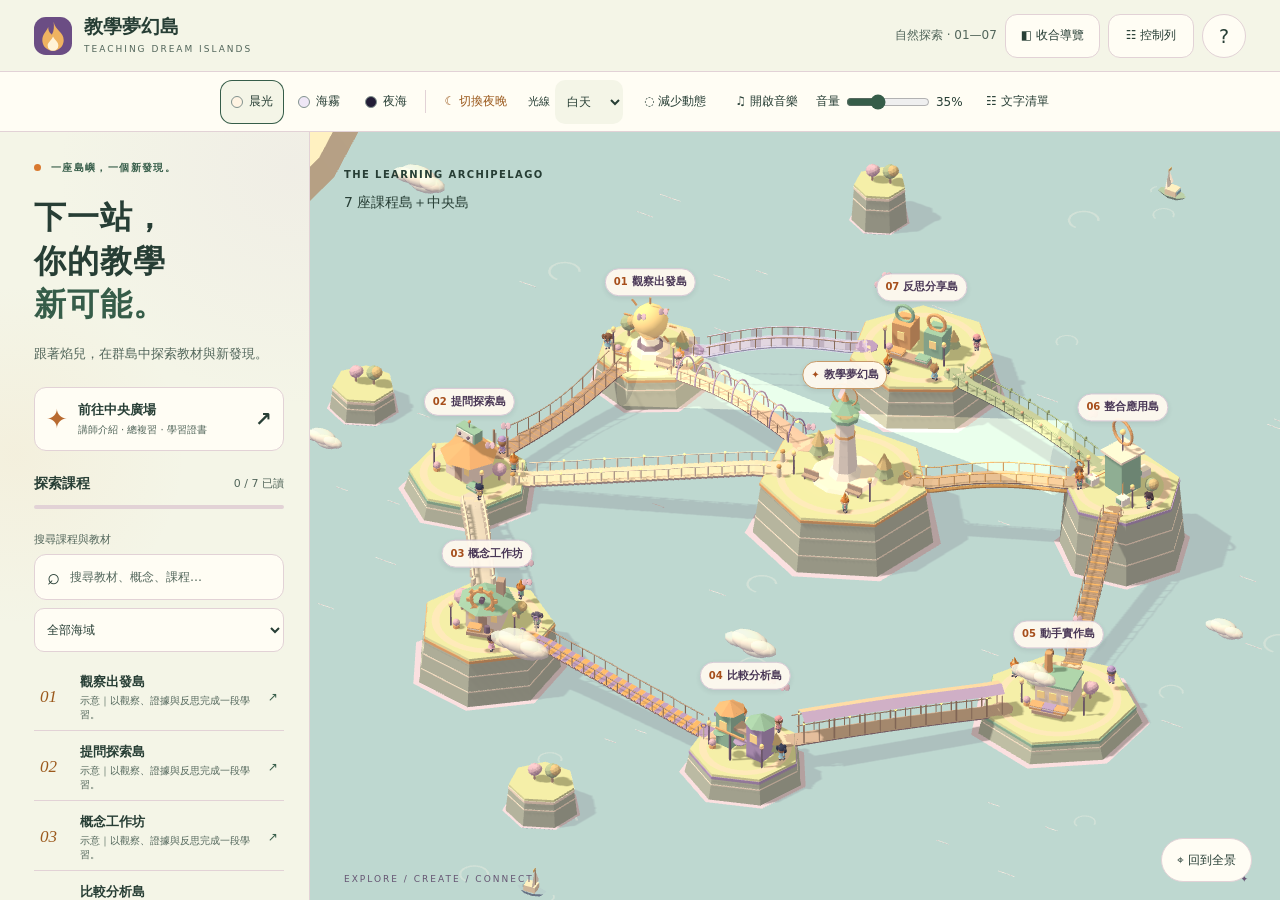
<file: teaching-dream-island/assets/site-template/index.html>
<!doctype html>
<html lang="zh-Hant" data-theme="morning">
<head><meta charset="utf-8"><meta name="viewport" content="width=device-width,initial-scale=1"><meta name="theme-color" content="#f6f0e4"><meta name="description" content="教學夢幻島：教材探索、測驗與學習紀念證書。"><title>教學夢幻島</title><link rel="icon" href="assets/flame.svg" type="image/svg+xml"><link rel="stylesheet" href="styles.css"><script type="importmap">{"imports":{"three":"./vendor/three.module.js"}}</script><script type="module" src="js/app.mjs"></script></head>
<body>
<a class="skip" href="#course-list">跳到課程清單</a>
<header class="header"><a class="brand" href="./" aria-label="教學夢幻島首頁"><img src="assets/flame.svg" alt="" width="38" height="38"><span>教學夢幻島<small>TEACHING DREAM ISLANDS</small></span></a><div class="header-actions"><span class="edition">自然探索 · 01—07</span><button id="rail-toggle" aria-controls="island-navigation" aria-expanded="true">◧ 導覽列</button><button id="controls-toggle" aria-controls="display-controls" aria-expanded="true">☷ 控制列</button><button id="help" class="icon-button" aria-label="操作說明">?</button></div></header>
<div id="display-controls" class="dock" aria-label="顯示與聲音設定"><div class="theme-switch" role="group" aria-label="底色主題"><button data-theme="morning" aria-pressed="true"><i style="background:#fff4e3"></i>晨光</button><button data-theme="mist" aria-pressed="false"><i style="background:#efe7f6"></i>海霧</button><button data-theme="night" aria-pressed="false"><i style="background:#231d36"></i>夜海</button></div><span class="dock-divider"></span><label class="light-label"><span>光線</span><select id="lighting" aria-label="晝夜光線"><option value="day">白天</option><option value="dusk">黃昏</option><option value="night">夜晚</option></select></label><button id="motion" aria-pressed="false">◌ 減少動態</button><button id="music" aria-pressed="false">♫ 開啟音樂</button><label class="music-volume"><span>音量</span><input id="music-volume" type="range" min="0" max="100" step="1" value="35" aria-label="背景音樂音量"><output id="music-volume-output" for="music-volume">35%</output></label><audio id="background-music" preload="none" loop></audio><button id="list-view">☷ 文字清單</button></div>
<main class="workspace">
<aside class="rail" id="island-navigation"><div class="eyebrow"><span></span> 一座島嶼，一個新發現。</div><h1>下一站，<br>你的教學<span>新可能。</span></h1><p class="intro">從一個好點子，到一套好流程。<br>跟著焰兒，航向你的 教材探索群島。</p><button class="center-entry" data-course="center"><span class="entry-symbol">✦</span><span>前往中央廣場<small>講師介紹 · 總複習 · 學習證書</small></span><b>↗</b></button>
<div class="rail-heading"><h2>探索課程</h2><span id="read-count">0 / 7 已讀</span></div><div class="progress-track"><span id="progress-fill"></span></div>
<label class="search-label" for="search">搜尋課程與教材</label><div class="search-box"><span aria-hidden="true">⌕</span><input id="search" type="search" placeholder="搜尋教材、概念、課程…" autocomplete="off"></div><label class="sr-only" for="group">篩選海域</label><select id="group"><option value="">全部海域</option><option>探索與提問</option><option>理解與分析</option><option>實作與反思</option></select>
<nav id="course-list" aria-label="課程清單" tabindex="-1"><p>正在整理航線…</p></nav><p id="search-status" class="small" role="status"></p><footer class="rail-footer"><span>© 教材作者（示意）</span></footer></aside>
<section class="map" aria-label="互動 3D 課程群島"><div class="map-heading"><span class="eyebrow">THE LEARNING ARCHIPELAGO</span><p>7 座課程島＋中央島</p></div><div id="scene"><div id="map-status" role="status">正在升起你的教學群島…</div></div><button id="overview" class="overview">⌖ 回到全景</button><div class="map-coordinate" aria-hidden="true">EXPLORE / CREATE / CONNECT <span>✦</span></div></section>
</main>
<div id="panel-scrim" hidden></div><section id="panel" role="dialog" aria-modal="true" aria-labelledby="panel-title" hidden><header class="panel-header"><div><span id="panel-kicker" class="eyebrow"></span><h2 id="panel-title"></h2></div><button id="close-panel" class="icon-button" aria-label="關閉課程面板">✕</button></header><p id="panel-intro"></p><div id="tabs" class="tabs" role="tablist" aria-label="課程內容"></div><div id="panel-content" tabindex="0"></div></section>
<dialog id="help-dialog"><button class="dialog-close icon-button" aria-label="關閉操作說明">✕</button><div id="host-guide" class="header-host" role="note" aria-label="島主焰兒操作說明"><img src="assets/mascot.svg" alt="" width="44" height="54"><p class="host-description">我是島主焰兒，在島上遇到我，我會隨時回答你問題喔！<small>課程導覽 · 功能說明 · 教材問答</small></p></div><h2>島主焰兒與操作說明</h2><p>先點一座島聚焦放大，再點主建築閱讀教材與進行測驗；中央島點建築進入可拖曳旋轉的備課室，點室內焰兒才開廣場教材；轉身點門可回建築外觀。也可從課程清單直接閱讀。右上「導覽列」可收合清單，「控制列」可展開或收起顯示與音樂設定。</p><ul><li>滑鼠拖曳旋轉、滾輪縮放；手機用雙指縮放。</li><li>按 Esc 關閉面板，Tab 移動焦點，Enter 選取。</li><li>全部課程已讀且各課測驗達 75%，即可取得紀念證書。</li><li>進度與姓名儲存在此瀏覽器，可自行匯出JSON備份後在另一裝置匯入；清除瀏覽資料會刪除本機記錄。</li></ul><p class="notice">工具名稱與操作說明依提供教材保留原稿，未另行查證現行版本。</p></dialog>
<dialog id="certificate-dialog"><button class="dialog-close icon-button" aria-label="關閉證書">✕</button><div id="certificate-sheet"></div><div class="certificate-actions"><button id="download-certificate" class="primary">下載證書 PNG</button><button id="print-certificate">列印／另存 PDF</button></div></dialog>
<div id="toast" role="status" aria-live="polite"></div><noscript><div class="noscript">此瀏覽器未啟用 JavaScript。<a href="content.html">開啟完整文字教材</a>。</div></noscript>
</body></html>
</file>
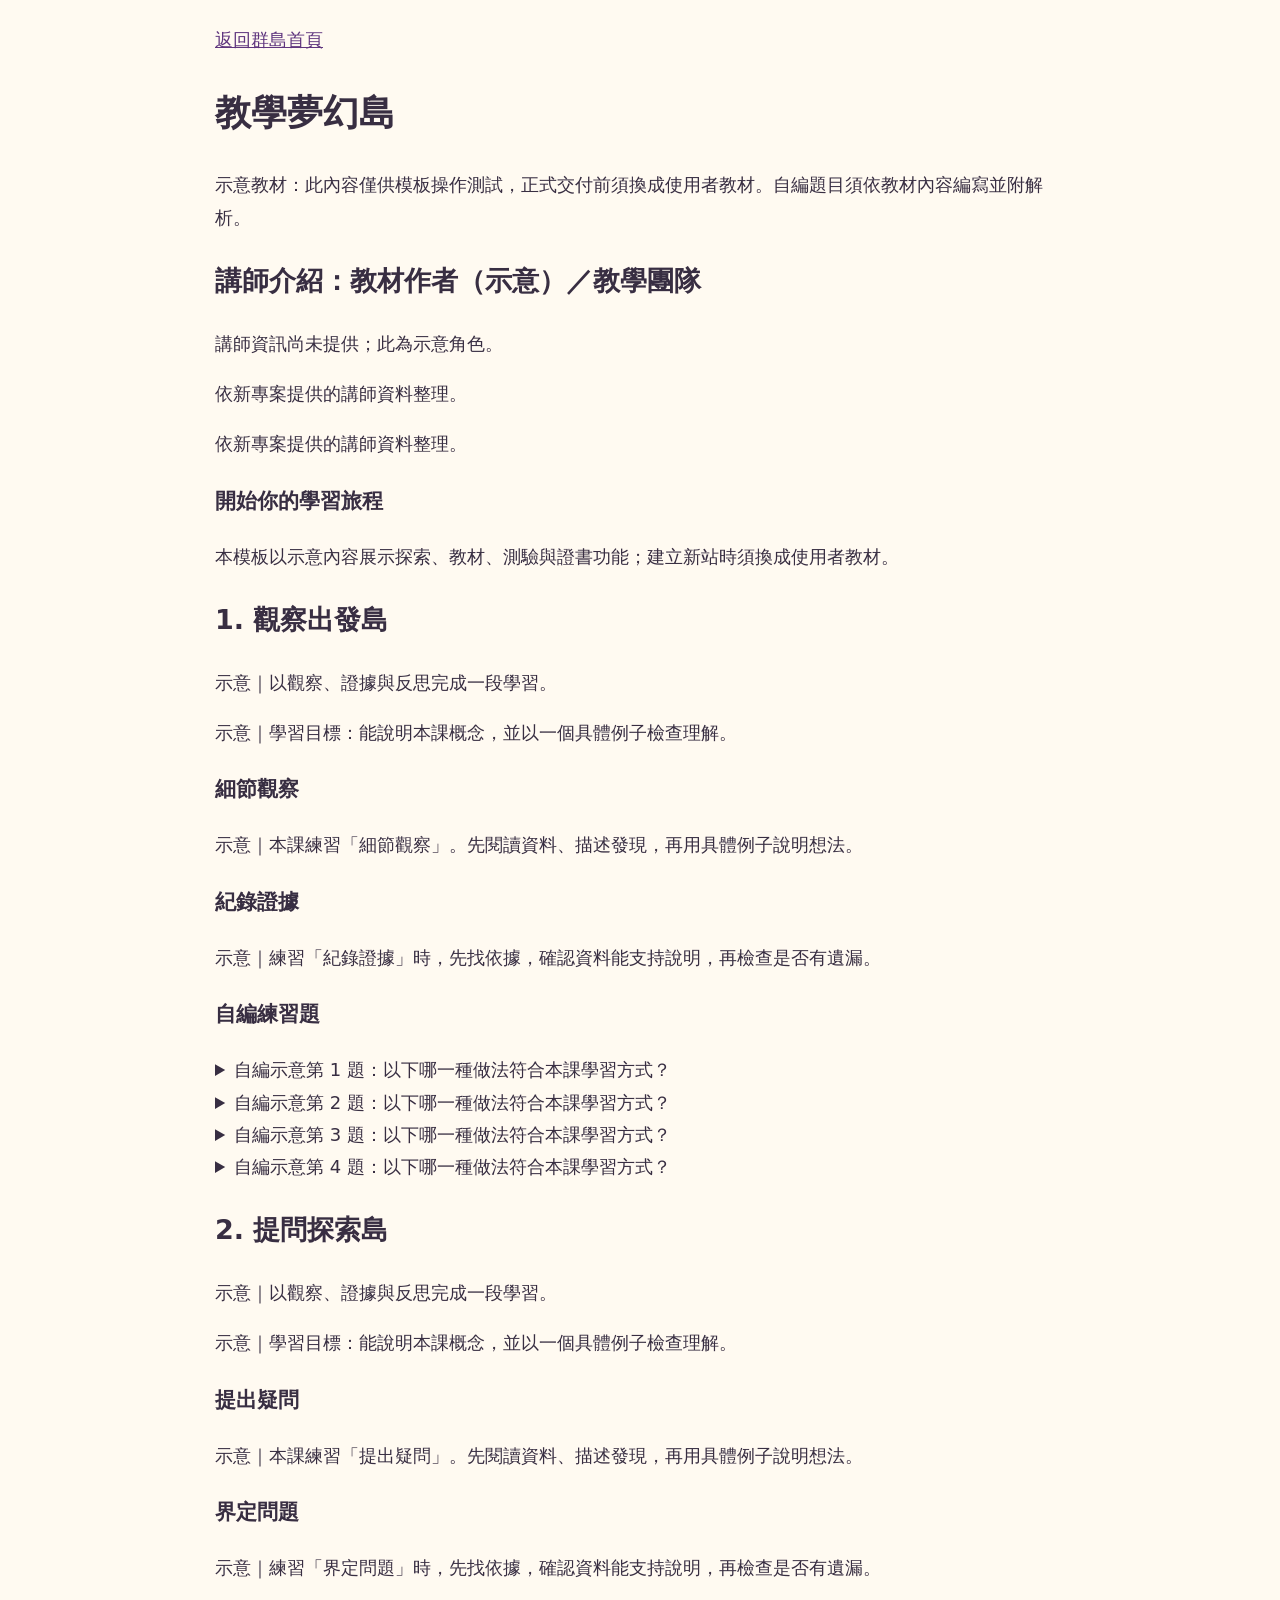
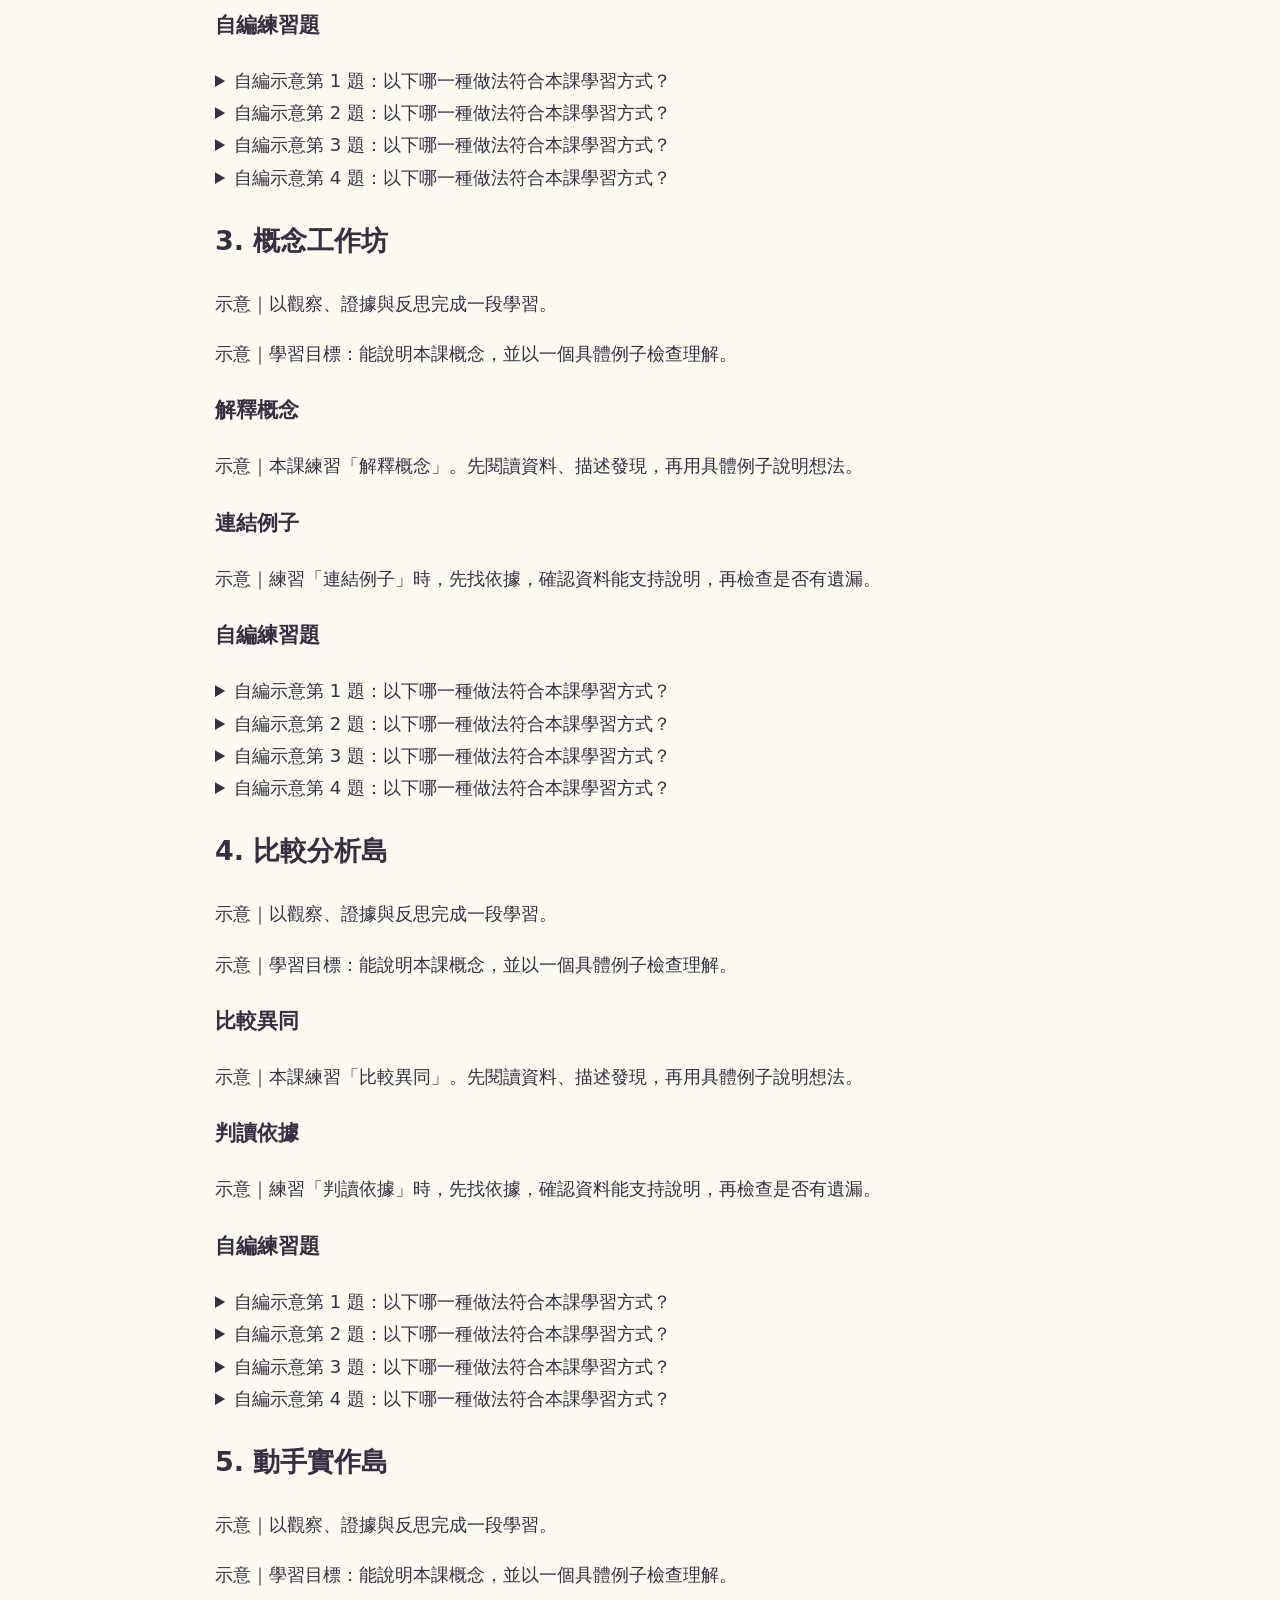
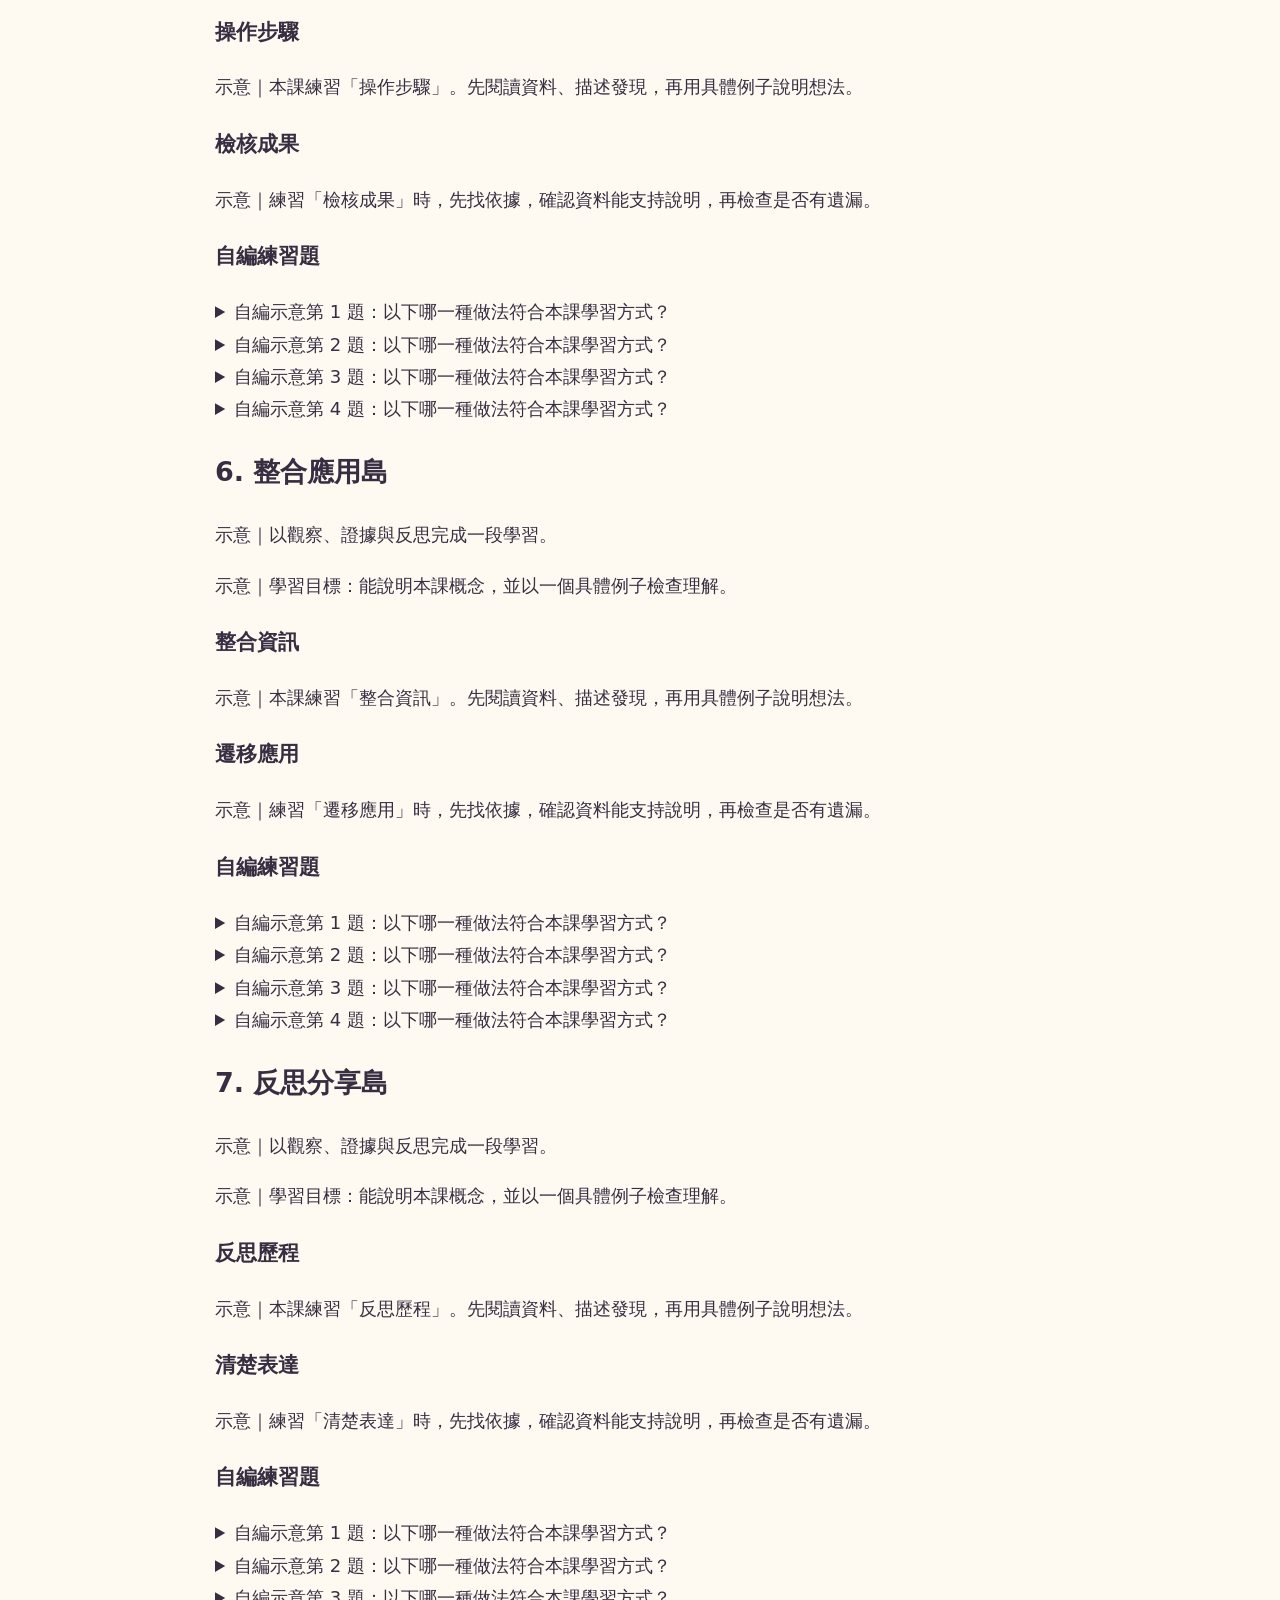
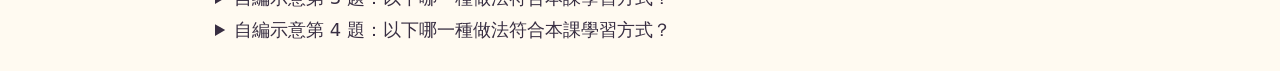
<file: teaching-dream-island/assets/site-template/content.html>
<!doctype html><html lang="zh-Hant"><meta charset="utf-8"><meta name="viewport" content="width=device-width,initial-scale=1"><title>完整文字教材｜教學夢幻島</title><style>body{font:18px/1.8 system-ui;max-width:850px;margin:auto;padding:24px;background:#fffaf1;color:#382e42}pre,p{white-space:pre-wrap;overflow-wrap:anywhere}table{border-collapse:collapse}td,th{border:1px solid;padding:8px}a{color:#5f357e}</style><body><main><a href="./">返回群島首頁</a><h1>教學夢幻島</h1><p>示意教材：此內容僅供模板操作測試，正式交付前須換成使用者教材。自編題目須依教材內容編寫並附解析。</p><h2>講師介紹：教材作者（示意）／教學團隊</h2><p>講師資訊尚未提供；此為示意角色。</p><p>依新專案提供的講師資料整理。</p><p>依新專案提供的講師資料整理。</p><ul></ul><h3>開始你的學習旅程</h3><p>本模板以示意內容展示探索、教材、測驗與證書功能；建立新站時須換成使用者教材。</p><section><h2>1. 觀察出發島</h2><p>示意｜以觀察、證據與反思完成一段學習。</p><p>示意｜學習目標：能說明本課概念，並以一個具體例子檢查理解。</p><h3>細節觀察</h3><p>示意｜本課練習「細節觀察」。先閱讀資料、描述發現，再用具體例子說明想法。</p><h3>紀錄證據</h3><p>示意｜練習「紀錄證據」時，先找依據，確認資料能支持說明，再檢查是否有遺漏。</p><h3>自編練習題</h3><details><summary>自編示意第 1 題：以下哪一種做法符合本課學習方式？</summary><ol><li>閱讀資料並提出具體依據</li><li>忽略證據，只憑猜測</li><li>跳過檢查與反思</li><li>只記結論，不了解原因</li></ol><p>正確答案：閱讀資料並提出具體依據<br>示意解析：以資料和具體依據說明，才能檢查理解。正式題庫需依每課內容逐題改寫。</p></details><details><summary>自編示意第 2 題：以下哪一種做法符合本課學習方式？</summary><ol><li>閱讀資料並提出具體依據</li><li>忽略證據，只憑猜測</li><li>跳過檢查與反思</li><li>只記結論，不了解原因</li></ol><p>正確答案：閱讀資料並提出具體依據<br>示意解析：以資料和具體依據說明，才能檢查理解。正式題庫需依每課內容逐題改寫。</p></details><details><summary>自編示意第 3 題：以下哪一種做法符合本課學習方式？</summary><ol><li>閱讀資料並提出具體依據</li><li>忽略證據，只憑猜測</li><li>跳過檢查與反思</li><li>只記結論，不了解原因</li></ol><p>正確答案：閱讀資料並提出具體依據<br>示意解析：以資料和具體依據說明，才能檢查理解。正式題庫需依每課內容逐題改寫。</p></details><details><summary>自編示意第 4 題：以下哪一種做法符合本課學習方式？</summary><ol><li>閱讀資料並提出具體依據</li><li>忽略證據，只憑猜測</li><li>跳過檢查與反思</li><li>只記結論，不了解原因</li></ol><p>正確答案：閱讀資料並提出具體依據<br>示意解析：以資料和具體依據說明，才能檢查理解。正式題庫需依每課內容逐題改寫。</p></details></section><section><h2>2. 提問探索島</h2><p>示意｜以觀察、證據與反思完成一段學習。</p><p>示意｜學習目標：能說明本課概念，並以一個具體例子檢查理解。</p><h3>提出疑問</h3><p>示意｜本課練習「提出疑問」。先閱讀資料、描述發現，再用具體例子說明想法。</p><h3>界定問題</h3><p>示意｜練習「界定問題」時，先找依據，確認資料能支持說明，再檢查是否有遺漏。</p><h3>自編練習題</h3><details><summary>自編示意第 1 題：以下哪一種做法符合本課學習方式？</summary><ol><li>閱讀資料並提出具體依據</li><li>忽略證據，只憑猜測</li><li>跳過檢查與反思</li><li>只記結論，不了解原因</li></ol><p>正確答案：閱讀資料並提出具體依據<br>示意解析：以資料和具體依據說明，才能檢查理解。正式題庫需依每課內容逐題改寫。</p></details><details><summary>自編示意第 2 題：以下哪一種做法符合本課學習方式？</summary><ol><li>閱讀資料並提出具體依據</li><li>忽略證據，只憑猜測</li><li>跳過檢查與反思</li><li>只記結論，不了解原因</li></ol><p>正確答案：閱讀資料並提出具體依據<br>示意解析：以資料和具體依據說明，才能檢查理解。正式題庫需依每課內容逐題改寫。</p></details><details><summary>自編示意第 3 題：以下哪一種做法符合本課學習方式？</summary><ol><li>閱讀資料並提出具體依據</li><li>忽略證據，只憑猜測</li><li>跳過檢查與反思</li><li>只記結論，不了解原因</li></ol><p>正確答案：閱讀資料並提出具體依據<br>示意解析：以資料和具體依據說明，才能檢查理解。正式題庫需依每課內容逐題改寫。</p></details><details><summary>自編示意第 4 題：以下哪一種做法符合本課學習方式？</summary><ol><li>閱讀資料並提出具體依據</li><li>忽略證據，只憑猜測</li><li>跳過檢查與反思</li><li>只記結論，不了解原因</li></ol><p>正確答案：閱讀資料並提出具體依據<br>示意解析：以資料和具體依據說明，才能檢查理解。正式題庫需依每課內容逐題改寫。</p></details></section><section><h2>3. 概念工作坊</h2><p>示意｜以觀察、證據與反思完成一段學習。</p><p>示意｜學習目標：能說明本課概念，並以一個具體例子檢查理解。</p><h3>解釋概念</h3><p>示意｜本課練習「解釋概念」。先閱讀資料、描述發現，再用具體例子說明想法。</p><h3>連結例子</h3><p>示意｜練習「連結例子」時，先找依據，確認資料能支持說明，再檢查是否有遺漏。</p><h3>自編練習題</h3><details><summary>自編示意第 1 題：以下哪一種做法符合本課學習方式？</summary><ol><li>閱讀資料並提出具體依據</li><li>忽略證據，只憑猜測</li><li>跳過檢查與反思</li><li>只記結論，不了解原因</li></ol><p>正確答案：閱讀資料並提出具體依據<br>示意解析：以資料和具體依據說明，才能檢查理解。正式題庫需依每課內容逐題改寫。</p></details><details><summary>自編示意第 2 題：以下哪一種做法符合本課學習方式？</summary><ol><li>閱讀資料並提出具體依據</li><li>忽略證據，只憑猜測</li><li>跳過檢查與反思</li><li>只記結論，不了解原因</li></ol><p>正確答案：閱讀資料並提出具體依據<br>示意解析：以資料和具體依據說明，才能檢查理解。正式題庫需依每課內容逐題改寫。</p></details><details><summary>自編示意第 3 題：以下哪一種做法符合本課學習方式？</summary><ol><li>閱讀資料並提出具體依據</li><li>忽略證據，只憑猜測</li><li>跳過檢查與反思</li><li>只記結論，不了解原因</li></ol><p>正確答案：閱讀資料並提出具體依據<br>示意解析：以資料和具體依據說明，才能檢查理解。正式題庫需依每課內容逐題改寫。</p></details><details><summary>自編示意第 4 題：以下哪一種做法符合本課學習方式？</summary><ol><li>閱讀資料並提出具體依據</li><li>忽略證據，只憑猜測</li><li>跳過檢查與反思</li><li>只記結論，不了解原因</li></ol><p>正確答案：閱讀資料並提出具體依據<br>示意解析：以資料和具體依據說明，才能檢查理解。正式題庫需依每課內容逐題改寫。</p></details></section><section><h2>4. 比較分析島</h2><p>示意｜以觀察、證據與反思完成一段學習。</p><p>示意｜學習目標：能說明本課概念，並以一個具體例子檢查理解。</p><h3>比較異同</h3><p>示意｜本課練習「比較異同」。先閱讀資料、描述發現，再用具體例子說明想法。</p><h3>判讀依據</h3><p>示意｜練習「判讀依據」時，先找依據，確認資料能支持說明，再檢查是否有遺漏。</p><h3>自編練習題</h3><details><summary>自編示意第 1 題：以下哪一種做法符合本課學習方式？</summary><ol><li>閱讀資料並提出具體依據</li><li>忽略證據，只憑猜測</li><li>跳過檢查與反思</li><li>只記結論，不了解原因</li></ol><p>正確答案：閱讀資料並提出具體依據<br>示意解析：以資料和具體依據說明，才能檢查理解。正式題庫需依每課內容逐題改寫。</p></details><details><summary>自編示意第 2 題：以下哪一種做法符合本課學習方式？</summary><ol><li>閱讀資料並提出具體依據</li><li>忽略證據，只憑猜測</li><li>跳過檢查與反思</li><li>只記結論，不了解原因</li></ol><p>正確答案：閱讀資料並提出具體依據<br>示意解析：以資料和具體依據說明，才能檢查理解。正式題庫需依每課內容逐題改寫。</p></details><details><summary>自編示意第 3 題：以下哪一種做法符合本課學習方式？</summary><ol><li>閱讀資料並提出具體依據</li><li>忽略證據，只憑猜測</li><li>跳過檢查與反思</li><li>只記結論，不了解原因</li></ol><p>正確答案：閱讀資料並提出具體依據<br>示意解析：以資料和具體依據說明，才能檢查理解。正式題庫需依每課內容逐題改寫。</p></details><details><summary>自編示意第 4 題：以下哪一種做法符合本課學習方式？</summary><ol><li>閱讀資料並提出具體依據</li><li>忽略證據，只憑猜測</li><li>跳過檢查與反思</li><li>只記結論，不了解原因</li></ol><p>正確答案：閱讀資料並提出具體依據<br>示意解析：以資料和具體依據說明，才能檢查理解。正式題庫需依每課內容逐題改寫。</p></details></section><section><h2>5. 動手實作島</h2><p>示意｜以觀察、證據與反思完成一段學習。</p><p>示意｜學習目標：能說明本課概念，並以一個具體例子檢查理解。</p><h3>操作步驟</h3><p>示意｜本課練習「操作步驟」。先閱讀資料、描述發現，再用具體例子說明想法。</p><h3>檢核成果</h3><p>示意｜練習「檢核成果」時，先找依據，確認資料能支持說明，再檢查是否有遺漏。</p><h3>自編練習題</h3><details><summary>自編示意第 1 題：以下哪一種做法符合本課學習方式？</summary><ol><li>閱讀資料並提出具體依據</li><li>忽略證據，只憑猜測</li><li>跳過檢查與反思</li><li>只記結論，不了解原因</li></ol><p>正確答案：閱讀資料並提出具體依據<br>示意解析：以資料和具體依據說明，才能檢查理解。正式題庫需依每課內容逐題改寫。</p></details><details><summary>自編示意第 2 題：以下哪一種做法符合本課學習方式？</summary><ol><li>閱讀資料並提出具體依據</li><li>忽略證據，只憑猜測</li><li>跳過檢查與反思</li><li>只記結論，不了解原因</li></ol><p>正確答案：閱讀資料並提出具體依據<br>示意解析：以資料和具體依據說明，才能檢查理解。正式題庫需依每課內容逐題改寫。</p></details><details><summary>自編示意第 3 題：以下哪一種做法符合本課學習方式？</summary><ol><li>閱讀資料並提出具體依據</li><li>忽略證據，只憑猜測</li><li>跳過檢查與反思</li><li>只記結論，不了解原因</li></ol><p>正確答案：閱讀資料並提出具體依據<br>示意解析：以資料和具體依據說明，才能檢查理解。正式題庫需依每課內容逐題改寫。</p></details><details><summary>自編示意第 4 題：以下哪一種做法符合本課學習方式？</summary><ol><li>閱讀資料並提出具體依據</li><li>忽略證據，只憑猜測</li><li>跳過檢查與反思</li><li>只記結論，不了解原因</li></ol><p>正確答案：閱讀資料並提出具體依據<br>示意解析：以資料和具體依據說明，才能檢查理解。正式題庫需依每課內容逐題改寫。</p></details></section><section><h2>6. 整合應用島</h2><p>示意｜以觀察、證據與反思完成一段學習。</p><p>示意｜學習目標：能說明本課概念，並以一個具體例子檢查理解。</p><h3>整合資訊</h3><p>示意｜本課練習「整合資訊」。先閱讀資料、描述發現，再用具體例子說明想法。</p><h3>遷移應用</h3><p>示意｜練習「遷移應用」時，先找依據，確認資料能支持說明，再檢查是否有遺漏。</p><h3>自編練習題</h3><details><summary>自編示意第 1 題：以下哪一種做法符合本課學習方式？</summary><ol><li>閱讀資料並提出具體依據</li><li>忽略證據，只憑猜測</li><li>跳過檢查與反思</li><li>只記結論，不了解原因</li></ol><p>正確答案：閱讀資料並提出具體依據<br>示意解析：以資料和具體依據說明，才能檢查理解。正式題庫需依每課內容逐題改寫。</p></details><details><summary>自編示意第 2 題：以下哪一種做法符合本課學習方式？</summary><ol><li>閱讀資料並提出具體依據</li><li>忽略證據，只憑猜測</li><li>跳過檢查與反思</li><li>只記結論，不了解原因</li></ol><p>正確答案：閱讀資料並提出具體依據<br>示意解析：以資料和具體依據說明，才能檢查理解。正式題庫需依每課內容逐題改寫。</p></details><details><summary>自編示意第 3 題：以下哪一種做法符合本課學習方式？</summary><ol><li>閱讀資料並提出具體依據</li><li>忽略證據，只憑猜測</li><li>跳過檢查與反思</li><li>只記結論，不了解原因</li></ol><p>正確答案：閱讀資料並提出具體依據<br>示意解析：以資料和具體依據說明，才能檢查理解。正式題庫需依每課內容逐題改寫。</p></details><details><summary>自編示意第 4 題：以下哪一種做法符合本課學習方式？</summary><ol><li>閱讀資料並提出具體依據</li><li>忽略證據，只憑猜測</li><li>跳過檢查與反思</li><li>只記結論，不了解原因</li></ol><p>正確答案：閱讀資料並提出具體依據<br>示意解析：以資料和具體依據說明，才能檢查理解。正式題庫需依每課內容逐題改寫。</p></details></section><section><h2>7. 反思分享島</h2><p>示意｜以觀察、證據與反思完成一段學習。</p><p>示意｜學習目標：能說明本課概念，並以一個具體例子檢查理解。</p><h3>反思歷程</h3><p>示意｜本課練習「反思歷程」。先閱讀資料、描述發現，再用具體例子說明想法。</p><h3>清楚表達</h3><p>示意｜練習「清楚表達」時，先找依據，確認資料能支持說明，再檢查是否有遺漏。</p><h3>自編練習題</h3><details><summary>自編示意第 1 題：以下哪一種做法符合本課學習方式？</summary><ol><li>閱讀資料並提出具體依據</li><li>忽略證據，只憑猜測</li><li>跳過檢查與反思</li><li>只記結論，不了解原因</li></ol><p>正確答案：閱讀資料並提出具體依據<br>示意解析：以資料和具體依據說明，才能檢查理解。正式題庫需依每課內容逐題改寫。</p></details><details><summary>自編示意第 2 題：以下哪一種做法符合本課學習方式？</summary><ol><li>閱讀資料並提出具體依據</li><li>忽略證據，只憑猜測</li><li>跳過檢查與反思</li><li>只記結論，不了解原因</li></ol><p>正確答案：閱讀資料並提出具體依據<br>示意解析：以資料和具體依據說明，才能檢查理解。正式題庫需依每課內容逐題改寫。</p></details><details><summary>自編示意第 3 題：以下哪一種做法符合本課學習方式？</summary><ol><li>閱讀資料並提出具體依據</li><li>忽略證據，只憑猜測</li><li>跳過檢查與反思</li><li>只記結論，不了解原因</li></ol><p>正確答案：閱讀資料並提出具體依據<br>示意解析：以資料和具體依據說明，才能檢查理解。正式題庫需依每課內容逐題改寫。</p></details><details><summary>自編示意第 4 題：以下哪一種做法符合本課學習方式？</summary><ol><li>閱讀資料並提出具體依據</li><li>忽略證據，只憑猜測</li><li>跳過檢查與反思</li><li>只記結論，不了解原因</li></ol><p>正確答案：閱讀資料並提出具體依據<br>示意解析：以資料和具體依據說明，才能檢查理解。正式題庫需依每課內容逐題改寫。</p></details></section></main></body></html>
</file>
<file: teaching-dream-island/assets/site-template/styles.css>
@charset "UTF-8";
:root{--bg:#f6f0e4;--surface:#fffdf7;--ink:#193c3b;--muted:#536c66;--line:#d9ddd0;--primary:#2f7a6b;--accent:#a9521e;--water:#bed4d3;--shadow:0 16px 52px #183d3b18;font-family:"Noto Sans TC","Microsoft JhengHei",system-ui,sans-serif;color:var(--ink);background:var(--bg);font-size:15px;color-scheme:light}
html[data-theme=mist]{--bg:#dcebee;--surface:#f5fbfb;--ink:#163c43;--muted:#4c6970;--line:#bed3d7;--water:#b0cccf}
html[data-theme=night]{--bg:#16222e;--surface:#233445;--ink:#f3f1e8;--muted:#c0cfd3;--line:#465c6c;--primary:#9ed8c6;--accent:#ffbd81;--water:#193f76;color-scheme:dark}
*{box-sizing:border-box}body{margin:0}button,input,select,textarea{font:inherit;color:inherit}button,select{min-height:44px}button,a,input,select,textarea{touch-action:manipulation}button{cursor:pointer;border:1px solid var(--line);background:var(--surface);border-radius:12px;padding:10px 15px;transition:background .16s,box-shadow .16s}button:hover{box-shadow:0 3px 12px #183d3b1c;background:var(--bg)}button:focus-visible,a:focus-visible,input:focus-visible,select:focus-visible,textarea:focus-visible,summary:focus-visible{outline:3px solid var(--accent);outline-offset:3px}button:disabled{opacity:.55;cursor:not-allowed}a{color:var(--primary);text-underline-offset:4px}h1,h2,h3,p{margin-top:0}h1,h2,.island-label{font-family:"LXGW WenKai TC","DFKai-SB","KaiTi","Microsoft JhengHei",serif}h1{font-size:36px;line-height:1.36;letter-spacing:1px;margin:21px 0 15px}h1 span{color:var(--primary)}h2{font-size:24px}h3{font-size:18px}p,li{line-height:1.8}small{display:block}button.primary{background:var(--primary);color:var(--surface);border-color:transparent;font-weight:700}html[data-theme=night] button.primary{color:#16222e}.small{font-size:12px;color:var(--muted)}.eyebrow{font-size:10px;font-weight:800;letter-spacing:1.4px;color:var(--primary)}.eyebrow>span{display:inline-block;width:7px;height:7px;background:#d9792f;border-radius:100%;margin-right:5px}.header{height:84px;padding:0 34px;display:flex;align-items:center;justify-content:space-between;border-bottom:1px solid var(--line);position:relative;z-index:3;background:var(--bg)}.brand{display:flex;gap:12px;align-items:center;text-decoration:none;color:var(--ink);font-size:19px;font-weight:800}.brand small{font:9px/2 system-ui;letter-spacing:2px;color:var(--muted)}.header-actions{display:flex;align-items:center;gap:24px}.edition{font-size:12px;color:var(--muted)}.edition i{font-style:normal;margin-left:14px;color:var(--accent)}.icon-button{width:44px;height:44px;padding:0;border-radius:50%;font-size:19px;flex-shrink:0}.workspace{display:grid;grid-template-columns:310px minmax(0,1fr);min-height:calc(100dvh - 84px);padding-bottom:90px}.rail{padding:29px 25px 12px 34px;z-index:2;background:var(--bg);border-right:1px solid var(--line)}.intro{font-size:13px;color:var(--muted)}.center-entry{display:flex;align-items:center;gap:10px;width:100%;text-align:left;padding:13px 11px;border:1px solid var(--line);margin:22px 0}.entry-symbol{font-size:26px;color:var(--accent)}.center-entry span:nth-child(2){flex:1;font-size:13px;font-weight:700}.center-entry small{font-size:10px;color:var(--muted);margin-top:4px;font-weight:400}.center-entry b{font-size:20px}.rail-heading{display:flex;align-items:center;justify-content:space-between;margin-top:24px}.rail-heading h2{font-family:inherit;font-size:14px;margin:0}.rail-heading>span{font-size:11px;color:var(--muted)}.progress-track{height:4px;background:var(--line);border-radius:6px;margin:12px 0 20px;overflow:hidden}.progress-track span{display:block;height:100%;background:#d9792f;width:0;transition:width .3s}.search-label{font-size:11px;color:var(--muted)}.search-box{display:flex;align-items:center;background:var(--surface);border:1px solid var(--line);border-radius:12px;margin:7px 0 8px;padding:0 12px;gap:8px}.search-box span{font-size:22px}.search-box input{min-height:44px;min-width:0;width:100%;border:0;background:transparent;font-size:12px;outline-offset:0}select{width:100%;border:1px solid var(--line);background:var(--surface);border-radius:10px;padding:8px;font-size:12px}#course-list{margin-top:13px}.course-entry{display:flex;width:100%;text-align:left;align-items:center;gap:11px;margin:4px 0;padding:8px 6px;border:0;background:transparent;border-bottom:1px solid var(--line);border-radius:0;min-height:56px}.course-entry .num{width:29px;color:var(--accent);font:italic 17px Georgia}.course-entry .course-name{font-size:13px;font-weight:700;flex:1}.course-entry small{font-size:10px;color:var(--muted);font-weight:400;margin-top:3px}.course-entry .visited{font-size:12px;color:var(--primary)}.rail-footer{display:flex;justify-content:space-between;font-size:10px;color:var(--muted);margin-top:20px}.rail-footer a{font-size:10px}.map{position:relative;min-height:640px;background:var(--water);overflow:hidden}.map-heading{position:absolute;top:32px;left:34px;z-index:1;pointer-events:none}.map-heading p{font-size:14px;margin:8px 0;color:#294b4c}.map-heading .eyebrow{color:#294b4c}html[data-theme=night] .map-heading p,html[data-theme=night] .map-heading .eyebrow{color:#e7edf0}#scene{position:absolute;inset:0}#scene canvas{display:block;touch-action:none}.map-guide{position:absolute;bottom:44px;left:28px;display:flex;gap:8px;align-items:center;z-index:1;pointer-events:none}.map-guide p{font-size:12px;background:var(--surface);padding:10px 15px;border-radius:16px;margin:0;box-shadow:var(--shadow)}.map-guide small{font-size:10px;color:var(--muted)}.overview{position:absolute;bottom:55px;right:28px;z-index:1;border-radius:30px;font-size:12px}.map-coordinate{position:absolute;bottom:16px;left:34px;right:30px;font:9px system-ui;letter-spacing:2px;color:#395e62;display:flex;justify-content:space-between}html[data-theme=night] .map-coordinate{color:#d8e5ef}#map-status{position:absolute;left:20px;right:20px;top:46%;text-align:center;z-index:1;color:var(--ink);font-size:14px;background:var(--surface);border-radius:18px;padding:18px}.island-label{min-height:44px;padding:9px 13px;white-space:nowrap;background:#fffdf5f5;color:#203f3b;border:1px solid #d4ded7;border-radius:28px;box-shadow:0 3px 8px #143d3926;font-size:13px;font-weight:800;pointer-events:auto;position:relative}.island-label b{color:#a9521e;font-family:system-ui;font-size:12px;margin-right:6px}.island-label.selected{background:#2f7a6b;color:#fff;box-shadow:0 0 0 4px #fff8}.island-label.selected b{color:#ffe1a2}.island-label.center{border-color:#cd8b3a}.dock{position:fixed;bottom:17px;left:50%;transform:translateX(-50%);display:flex;align-items:center;gap:7px;padding:7px 10px;background:var(--surface);border:1px solid var(--line);border-radius:20px;z-index:4;box-shadow:var(--shadow);white-space:nowrap}.dock button{border:0;background:transparent;font-size:12px;padding:8px 11px;min-height:44px}.dock button[aria-pressed=true]{background:var(--bg);box-shadow:inset 0 0 0 1px var(--primary)}.theme-switch{display:flex;gap:3px}.theme-switch i{display:inline-block;width:12px;height:12px;border:1px solid #81928e;border-radius:50%;vertical-align:middle;margin-right:6px}.dock-divider{height:23px;width:1px;background:var(--line)}.light-label{display:flex;align-items:center;gap:5px;font-size:11px;padding:0 3px}.light-label select{width:68px;border:0;background:var(--bg)}.dock #day-toggle{color:var(--accent)}#panel-scrim{position:fixed;inset:0;background:#122a3355;z-index:9;backdrop-filter:blur(3px)}#panel{position:fixed;right:18px;top:18px;bottom:18px;width:min(640px,calc(100% - 36px));z-index:10;background:var(--surface);box-shadow:0 20px 90px #102c3e44;border:1px solid var(--line);border-radius:25px;padding:24px;display:flex;flex-direction:column;overflow:hidden}#panel[hidden],#panel-scrim[hidden]{display:none}.panel-header{display:flex;align-items:flex-start;gap:15px;justify-content:space-between}.panel-header h2{margin:9px 0 10px;font-size:28px}#panel-intro{font-size:13px;color:var(--muted);margin-bottom:16px;flex-shrink:0}.tabs{display:flex;border-bottom:1px solid var(--line);flex-shrink:0;margin-bottom:8px}.tabs button{flex:1;border:0;border-radius:0;background:transparent;font-size:14px}.tabs button[aria-selected=true]{color:var(--primary);border-bottom:3px solid var(--primary);font-weight:800}#panel-content{overflow-y:auto;overscroll-behavior:contain;flex:1;padding:17px 5px 35px;scrollbar-gutter:stable}.content-block{padding:17px 0;border-bottom:1px solid var(--line);scroll-margin-top:10px}.content-block h3{margin-bottom:10px}.content-block p{font-size:14px;margin:0}.notice{background:var(--bg);border-left:3px solid var(--accent);border-radius:3px 12px 12px 3px;padding:13px 15px;font-size:12px;line-height:1.8;margin:12px 0 20px}.tag{display:inline-block;color:var(--accent);font-size:11px;margin-bottom:8px}.content-links{list-style:none;padding:0;margin:14px 0}.content-links a{display:block;border:1px solid var(--line);border-radius:10px;padding:12px 14px;margin:7px 0;font-size:13px;min-height:44px}.prompt{background:var(--bg);border:1px solid var(--line);border-radius:14px;padding:15px;margin:14px 0}.prompt pre{font:12px/1.9 "Microsoft JhengHei",sans-serif;white-space:pre-wrap;word-break:break-word;margin:0 0 10px}.prompt button{font-size:12px}.action-row{display:flex;flex-wrap:wrap;gap:9px;margin-top:20px}.worksheet-label{display:block;margin:20px 0;font-size:14px;line-height:1.8}.worksheet-label textarea{display:block;resize:vertical;width:100%;min-height:110px;padding:12px;border:1px solid var(--line);background:var(--bg);border-radius:12px;margin-top:10px;font-size:14px}.quiz-question{border:1px solid var(--line);border-radius:16px;padding:18px;margin:15px 0}.quiz-question legend{font-size:14px;font-weight:700;padding:0 6px}.option{display:flex;align-items:flex-start;gap:9px;padding:12px 8px;margin:3px 0;font-size:13px;line-height:1.6;border-radius:8px;cursor:pointer;min-height:44px}.option:hover{background:var(--bg)}.option input{margin-top:4px;accent-color:var(--primary);width:17px;height:17px;flex-shrink:0}.answer-explanation{background:var(--bg);padding:12px;border-radius:10px;font-size:13px;margin-top:10px}.answer-explanation.bad{border-left:3px solid #ad4c37}.answer-explanation.good{border-left:3px solid var(--primary)}.quiz-result{padding:18px;background:var(--bg);border:1px solid var(--line);border-radius:13px;font-weight:700}.speaker{display:grid;grid-template-columns:135px 1fr;gap:20px;margin:20px 0}.speaker img{width:100%;border-radius:18px}.speaker h3{margin:4px 0 8px;font-size:24px}.speaker p{font-size:13px}.speaker-detail h4{color:var(--primary);margin-bottom:8px}.speaker-detail p,.speaker-detail li{font-size:13px}.speaker-detail ul{padding-left:20px}.progress-item{display:flex;align-items:center;justify-content:space-between;gap:10px;padding:12px 0;border-bottom:1px solid var(--line);font-size:13px}.progress-item small{color:var(--muted);font-size:11px}.progress-item button{font-size:12px}.certificate-box{border:1px solid var(--line);border-radius:14px;padding:17px;margin:22px 0}.certificate-box input{min-height:44px;border:1px solid var(--line);border-radius:9px;padding:10px;width:100%;background:var(--bg);margin:10px 0}.danger{color:#ad4c37}html[data-theme=night] .danger{color:#ffb3a2}table{border-collapse:collapse;width:100%;font-size:12px;line-height:1.8;margin:20px 0}th,td{border:1px solid var(--line);padding:10px;text-align:left}th{background:var(--bg)}dialog{color:var(--ink);background:var(--surface);border:1px solid var(--line);border-radius:24px;padding:28px;max-width:min(620px,calc(100vw - 28px));max-height:90dvh;overflow:auto;box-shadow:var(--shadow)}dialog::backdrop{background:#122a3377;backdrop-filter:blur(4px)}dialog h2{margin-top:15px}dialog p,dialog li{font-size:14px}.dialog-close{float:right}.certificate-paper{text-align:center;padding:40px 26px;background:#fffaf0;color:#193c3b;border:8px double #b99050;min-height:400px}.certificate-paper h2{font-size:30px}.certificate-paper .recipient{font-size:30px;margin:30px 0 15px}.certificate-paper p{font-size:14px}.certificate-paper small{font-size:11px;margin-top:25px}.certificate-actions{display:flex;gap:10px;margin-top:15px}#certificate-dialog{max-width:min(850px,calc(100vw - 28px));width:850px}#toast{position:fixed;bottom:100px;left:50%;transform:translateX(-50%);background:var(--ink);color:var(--surface);border-radius:12px;padding:13px 20px;font-size:13px;z-index:30;max-width:90%;display:none;box-shadow:var(--shadow)}#toast.visible{display:block}.sr-only{position:absolute;width:1px;height:1px;overflow:hidden;clip-path:inset(50%);white-space:nowrap}.skip{position:fixed;top:-100px;left:20px;z-index:99;background:var(--surface);padding:12px}.skip:focus{top:10px}.noscript{position:fixed;top:90px;left:20px;right:20px;z-index:5;background:var(--surface);padding:20px;border:1px solid var(--line)}.list-dialog{width:520px}.list-dialog details{border:1px solid var(--line);border-radius:14px;margin:10px 0;overflow:hidden}.list-dialog summary{min-height:52px;padding:15px;cursor:pointer;background:var(--bg);font-weight:700;font-size:14px}.list-dialog details button{width:100%;border:0;border-top:1px solid var(--line);border-radius:0;text-align:left;font-size:13px;display:flex;align-items:center;gap:12px;padding:12px 15px}.topic-num{background:#a9521e;color:#fff;display:inline-flex;align-items:center;justify-content:center;width:27px;height:27px;border-radius:50%;flex-shrink:0}.list-dialog .search-box{margin:12px 0 16px}.list-dialog .search-box input{font-size:14px}.no-results{padding:20px;color:var(--muted)}
@media(min-width:651px){.workspace{height:calc(100dvh - 84px);min-height:0;padding-bottom:0}.rail{overflow-y:auto;padding-bottom:110px}.map{min-height:0}.map-guide{bottom:105px}h1{font-size:32px}h1 span{display:block}}
@media(min-width:1500px){.workspace{grid-template-columns:340px minmax(0,1fr)}.rail{padding-left:40px;padding-right:30px}h1{font-size:36px}}
@media(max-width:1000px){.header{padding:0 22px}.workspace{grid-template-columns:265px minmax(0,1fr)}.rail{padding:25px 18px}h1{font-size:30px}.edition{display:none}.map-heading{left:22px;top:25px}.map-guide{left:12px;bottom:95px}.overview{right:15px;bottom:35px}.map-coordinate{display:none}.dock{gap:2px;padding:6px;bottom:12px}.dock button{padding:8px;font-size:11px}.light-label span{display:none}}
@media(max-width:650px){.header{height:72px;padding:0 15px}.brand{font-size:15px;gap:9px}.brand img{width:33px;height:33px}.brand small{font-size:7px;letter-spacing:1.4px}.header-actions{gap:0}.header .icon-button{width:44px}.workspace{display:flex;flex-direction:column;padding-bottom:160px}.map{order:0;height:54dvh;min-height:420px;border-bottom:1px solid var(--line)}.rail{order:1;padding:24px 20px;border:0}.rail>h1{font-size:29px;margin:12px 0}.rail>h1 br{display:none}.rail>h1 span{margin-left:6px}.intro{font-size:13px}.map-heading{top:18px;left:18px}.map-heading .eyebrow{font-size:8px}.map-heading p{font-size:12px;margin-top:5px}.map-guide{bottom:14px;left:12px;gap:0}.map-guide img{width:43px;height:50px}.map-guide p{padding:8px 10px;font-size:10px}.map-guide small{font-size:8px}.overview{bottom:18px;right:10px;font-size:10px;padding:8px 10px}.island-label{font-size:11px;padding:9px 10px;min-height:44px}.island-label b{font-size:10px}.dock{bottom:max(8px,env(safe-area-inset-bottom));width:calc(100% - 20px);flex-wrap:wrap;justify-content:center;border-radius:18px;gap:1px;padding:5px}.dock .theme-switch{flex:1;justify-content:center}.dock button{padding:7px 9px;font-size:11px}.dock-divider{display:none}.light-label select{font-size:11px;width:62px}#panel{bottom:0;top:auto;left:0;right:0;width:100%;max-height:91dvh;height:91dvh;border-radius:24px 24px 0 0;padding:20px 16px;padding-bottom:env(safe-area-inset-bottom)}.panel-header h2{font-size:25px}.tabs button{padding:9px 5px}.speaker{grid-template-columns:95px 1fr;gap:14px}.speaker h3{font-size:22px}.speaker-detail li{font-size:13px}.certificate-paper{padding:28px 10px}.certificate-paper h2{font-size:24px}.certificate-actions{flex-direction:column}.progress-item{font-size:12px}.content-block p{font-size:14px}#toast{bottom:135px;width:max-content;max-width:90vw}.list-dialog{padding:22px 16px}.list-dialog h2{font-size:25px}}
:root{--primary-text:#246b5e;--accent:#d9792f;--accent-text:#984719}html[data-theme=night]{--primary-text:#9ed8c6;--accent-text:#ffbd81}a,h1 span,.eyebrow,.course-entry .visited,.tabs button[aria-selected=true],.speaker-detail h4{color:var(--primary-text)}.tag,.course-entry .num,.edition i,.dock #day-toggle{color:var(--accent-text)}.brand{color:var(--ink)}.map-heading .eyebrow{color:#294b4c}html[data-theme=night] .map-heading .eyebrow{color:#e7edf0}
button:focus-visible,a:focus-visible,input:focus-visible,select:focus-visible,textarea:focus-visible,summary:focus-visible{outline-color:var(--accent-text)}
#scene{z-index:0}input::placeholder,textarea::placeholder{color:var(--muted);opacity:1}
@media(max-width:650px){.rail>h1 span{display:block;margin-left:0}}
@media(prefers-reduced-motion:reduce){*,*::before,*::after{scroll-behavior:auto!important;transition:none!important;animation:none!important}}html[data-reduced=true] *,html[data-reduced=true] *::before{transition:none!important;animation:none!important}
@media print{body>*{display:none!important}body:has(#certificate-dialog[open]) #certificate-dialog{display:block!important;position:static;width:100%;max-width:none;max-height:none;border:0;padding:0;margin:0;background:white}#certificate-dialog .dialog-close,.certificate-actions{display:none!important}.certificate-paper{min-height:80vh;page-break-inside:avoid}body:has(#certificate-dialog[open]){background:white}@page{size:A4 landscape;margin:15mm}}
.host-bubble{display:block;background:var(--surface);padding:12px 16px;border-radius:16px;box-shadow:var(--shadow);font-size:12px;line-height:1.8}.host-bubble small{font-size:10px;color:var(--muted)}.host-dialog{width:560px;padding:24px}.host-dialog[open]{display:flex;flex-direction:column}.host-dialog>.dialog-close{position:absolute;right:18px;top:18px}.host-heading{display:flex;gap:12px;align-items:center;padding-right:36px;flex-shrink:0}.host-heading h2{margin:7px 0;font-size:26px}.host-heading p{font-size:12px;color:var(--muted);margin:0}.host-note{font-size:11px;margin:13px 0;line-height:1.8}.host-messages{overflow-y:auto;overscroll-behavior:contain;min-height:180px;max-height:36dvh;padding:10px 5px;border-top:1px solid var(--line);border-bottom:1px solid var(--line)}.host-message{border-radius:14px;padding:13px 15px;margin:9px 0;background:var(--bg);max-width:96%}.host-message strong{font-size:11px;color:var(--primary-text)}.host-message p{font-size:13px;margin:7px 0 0;overflow-wrap:anywhere}.host-message.user{margin-left:auto;background:var(--primary);color:var(--surface);max-width:85%}.host-message.user strong{color:var(--surface)}html[data-theme=night] .host-message.user,html[data-theme=night] .host-message.user strong{color:#16222e}.host-sources{display:flex;gap:6px;flex-wrap:wrap;margin-top:12px}.host-sources button{font-size:12px;padding:8px 10px;min-height:44px}.host-suggestions{display:flex;gap:5px;flex-wrap:wrap;padding:12px 0}.host-suggestions button{font-size:11px;padding:6px 10px;min-height:44px}#host-form{display:flex;gap:8px;flex-shrink:0}#host-form input{min-width:0;flex:1;border:1px solid var(--line);background:var(--bg);border-radius:12px;padding:12px;font-size:13px;min-height:46px}
@media(max-width:650px){.host-bubble{font-size:10px;padding:9px 10px}.host-bubble small{font-size:8px}.host-dialog{padding:20px 16px;max-height:93dvh}.host-heading img{width:48px;height:58px}.host-heading h2{font-size:23px}.host-heading .eyebrow{font-size:9px}.host-heading p{font-size:10px}.host-messages{max-height:38dvh;min-height:150px}.host-suggestions{gap:4px}.host-suggestions button{font-size:10px;padding:7px 8px}#host-form input{font-size:12px;padding:10px}}
.host-bubble{max-width:285px;white-space:normal}.person-label{position:relative;pointer-events:auto;min-width:44px;width:44px;min-height:44px;height:44px;border:0;padding:0;background:transparent;box-shadow:none;font-size:10px;display:flex;align-items:center;justify-content:center;color:#214b48;cursor:pointer}.person-label:hover{background:transparent;box-shadow:none}.person-label>span{display:block;background:#fffcf2f5;border:1px solid #87aaa0;border-radius:10px;padding:5px 7px;line-height:1.2;white-space:nowrap;box-shadow:0 2px 5px #224e4220}.person-label>span::after{content:'';position:absolute;left:20px;bottom:4px;border:4px solid transparent;border-top-color:#87aaa0}.person-label.island-host>span{background:#fff0d6;border-color:#be783f;color:#75431e}.person-label.island-host>span::before{content:'✦ ';color:#a65422}.person-label.island-host>span::after{border-top-color:#be783f}.resident-dialog{width:490px}.resident-dialog>.dialog-close{float:right}.resident-heading{display:flex;gap:15px;align-items:center;margin:25px 0}.resident-heading h2{margin:0 0 7px}.resident-heading p{margin:0;font-size:12px;color:var(--muted)}#resident-avatar{display:flex;align-items:center;justify-content:center;width:62px;height:62px;border-radius:22px;background:#d8ebe3;color:#275d51;font-size:27px;font-family:serif}#resident-concept{font-size:23px;color:var(--primary-text)}#resident-text{font-size:15px;line-height:2}#resident-source{margin:22px 0}
@media(max-width:650px){.map{height:76dvh;min-height:590px}.host-bubble{max-width:205px}.person-label{font-size:10px}.person-label>span{padding:5px}.resident-dialog{padding:24px 19px}.resident-heading{gap:12px}.resident-heading h2{font-size:25px}}
.building-label{position:relative;pointer-events:auto;min-height:44px;width:78px;background:transparent;border:0;padding:0;display:flex;align-items:center;justify-content:center;font-size:12px;color:#21584d}.building-label>span{padding:7px 12px;border:1px solid #7da99b;border-radius:18px;background:#fffdf1ed;box-shadow:0 3px 12px #254c4d22}.building-label:hover{background:transparent;box-shadow:none}.building-label:hover>span{background:#e5f4e9}.map-heading.focused p{font-family:"LXGW WenKai TC","DFKai-SB",serif;font-size:27px;font-weight:800;margin-bottom:4px}#focus-hint{font-size:11px;line-height:1.8;color:#294b4c;max-width:350px}html[data-theme=night] #focus-hint{color:#e7edf0}@media(max-width:650px){.map-heading.focused p{font-size:23px}.map-heading.focused .eyebrow{font-size:8px}#focus-hint{font-size:9px;max-width:300px}}
.header{display:grid;grid-template-columns:auto minmax(0,1fr) auto;gap:20px}.header-host{display:flex;align-items:center;justify-self:center;gap:10px;max-width:570px;min-width:0;cursor:default}.header-host img{width:44px;height:54px;object-fit:contain;flex-shrink:0}.host-description{font-size:12px;line-height:1.65;margin:0;color:var(--ink)}.host-description small{font-size:10px;color:var(--muted);line-height:1.6;margin-top:3px}.header-actions{justify-self:end}@media(min-width:651px) and (max-width:1050px){.header{gap:14px}.host-description{font-size:11px}.header-host{gap:7px}.header-host img{width:36px;height:46px}.host-description small{font-size:9px}}@media(max-width:650px){.header{height:auto;min-height:72px;padding:12px 15px;grid-template-columns:minmax(0,1fr) 44px;gap:5px 10px}.brand{grid-column:1;grid-row:1}.header-actions{grid-column:2;grid-row:1}.header-host{grid-column:1 / -1;grid-row:2;justify-self:stretch;max-width:none;gap:9px;padding:4px 0 1px}.header-host img{width:36px;height:44px}.host-description{font-size:11px;line-height:1.65}.host-description small{font-size:9px;margin-top:1px}}
@media(max-width:650px){.overview{bottom:64px}}
:root{--bg:#fff4e3;--surface:#fffaf2;--ink:#392d4b;--muted:#6e6177;--line:#e2d2d6;--primary:#6b4d84;--primary-text:#654578;--accent:#ed9d50;--accent-text:#984719;--water:#d7d0e7}html[data-theme=mist]{--bg:#efe7f6;--surface:#fbf8fe;--ink:#392d4b;--muted:#6c5c78;--line:#d8c9e1;--primary:#6b4d84;--primary-text:#654578;--accent:#ed9d50;--accent-text:#984719;--water:#c8bddc}html[data-theme=night]{--bg:#231d36;--surface:#332a48;--ink:#fff3dc;--muted:#d4c4df;--line:#655673;--primary:#d6b5ef;--primary-text:#e0bff6;--accent:#ffc479;--accent-text:#ffd399;--water:#33284f}.island-label{background:#fff8edf5;color:#493756;border-color:#c7b6ce}.island-label b{color:#a64e1b}.island-label.selected{background:#6b4d84;color:#fff}.island-label.selected b{color:#ffe0a2}.island-label.center{border-color:#bd8755}.building-label{color:#573a6e}.building-label>span{border-color:#b699c7;background:#fff8efed}.building-label:hover>span{background:#f0e1f6}.person-label{color:#4a395c}.person-label>span{border-color:#baa6c7;background:#fff8edf5}.person-label>span::after{border-top-color:#baa6c7}.person-label.island-host>span{background:#ffe9c7;border-color:#b27a43;color:#75431e}.map-heading p,.map-heading .eyebrow,#focus-hint{color:#493756}.map-coordinate{color:#655572}html[data-theme=night] .map-heading p,html[data-theme=night] .map-heading .eyebrow,html[data-theme=night] #focus-hint,html[data-theme=night] .map-coordinate{color:#f2e2f4}.progress-track span{background:#d98743}.entry-symbol{color:#b86a30}#resident-avatar{background:#eadcf0;color:#684779}.header-host .host-description{color:var(--ink)}.center-entry:hover{border-color:#bca1cc}.rail{background-image:radial-gradient(circle at 95% 5%,#c9acd519,transparent 30%),radial-gradient(circle at 5% 42%,#efaf6714,transparent 32%)}html[data-theme=night] .rail{background-image:radial-gradient(circle at 95% 5%,#b191d01a,transparent 33%)}

.music-volume{display:flex;align-items:center;gap:6px;font-size:12px;color:var(--ink);min-height:44px}.music-volume input{width:84px;min-height:44px;margin:0;accent-color:var(--primary)}.music-volume output{min-width:32px;font-variant-numeric:tabular-nums}

/* 可收合置頂控制列，主畫面不再放說明。 */
.header{grid-template-columns:minmax(0,1fr) auto;height:72px;min-height:72px}.header-actions{gap:12px}.header-host{justify-self:start;margin:0 38px 24px 0;max-width:100%}.dock{position:relative;inset:auto;left:auto;bottom:auto;transform:none;width:100%;max-width:none;margin:0;border-radius:0;border-width:0 0 1px;box-shadow:none;justify-content:center;flex-wrap:wrap;white-space:normal;z-index:2;padding:7px 16px;gap:7px;min-height:60px}#display-controls[hidden]{display:none!important}.workspace{height:calc(100dvh - var(--header-height,72px) - var(--controls-height,60px));min-height:0;padding-bottom:0}.map{height:auto;min-height:0}.overview{bottom:18px}.map-heading{pointer-events:none}#controls-toggle{font-size:12px;white-space:nowrap;min-width:86px}#help-dialog .header-host{display:flex}#help-dialog .host-description{font-size:14px}#help-dialog .header-host img{width:54px;height:66px}
@media(max-width:650px){.header{height:72px;min-height:72px;padding:10px 14px;grid-template-columns:minmax(0,1fr) auto}.brand{font-size:16px;gap:8px}.brand img{width:32px;height:32px}.brand small{font-size:7px;letter-spacing:1px}.header-actions{grid-column:2;gap:7px}.header-actions .edition{display:none}.dock{width:100%;padding:5px 8px;gap:1px}.workspace{height:auto;min-height:0;padding-bottom:0}.map{height:max(440px,calc(100dvh - var(--header-height,72px) - var(--controls-height,130px)));min-height:440px}.overview{bottom:16px}.header-host{grid-column:auto;grid-row:auto}.rail{padding-bottom:25px}#controls-toggle{font-size:11px;min-width:75px;padding:8px}}
.theme-switch button{min-width:44px;min-height:44px;white-space:nowrap}

/* 同一張原創巴洛克證書供預覽、列印與 PNG 下載。 */
.certificate-image{display:block;width:100%;height:auto;background:#fffaf0}.progress-backup{padding:18px 0 24px;border-top:1px solid var(--line)}#certificate-dialog{width:1050px;max-width:calc(100vw - 28px)}
@media print{#certificate-dialog .certificate-image{width:100%;height:auto;max-height:180mm;object-fit:contain}#certificate-dialog{box-shadow:none;border-radius:0;overflow:visible}#certificate-dialog::backdrop{background:transparent}html,body{margin:0!important;padding:0!important} @page{size:A4 landscape;margin:10mm}}

/* 最大化群島與中央島室內。 */
.workspace.rail-collapsed{grid-template-columns:minmax(0,1fr)}#island-navigation[hidden]{display:none!important}#rail-toggle{font-size:12px;white-space:nowrap;min-height:44px}.rail{overflow:auto;min-height:0}.interior-host{position:absolute;z-index:3;transform:translate(-50%,-100%);pointer-events:auto}.interior-exit{position:absolute;left:20px;top:18px;z-index:4;border-radius:24px}.interior-note{position:absolute;bottom:18px;left:16px;right:16px;margin:0;padding:10px 14px;background:#fff9edee;color:#493756;border-radius:12px;font-size:12px;text-align:center;pointer-events:none}.interior-host[hidden],.interior-exit[hidden],.interior-note[hidden]{display:none}.header-actions{gap:8px}@media(max-width:950px){.header-actions .edition{display:none}}@media(max-width:650px){.header{height:auto;min-height:72px;gap:8px;padding:10px}.brand{font-size:14px}.brand img{width:26px;height:30px}.brand small{font-size:6px}.header-actions{gap:3px}#rail-toggle,#controls-toggle{font-size:10px;min-width:44px;padding:7px}.header .icon-button{width:44px;min-width:44px}.interior-note{font-size:10px;bottom:10px}.interior-exit{left:12px;top:12px;font-size:12px}}

.content-block p{white-space:pre-line;overflow-wrap:anywhere}

.interior-door{position:absolute;z-index:3;transform:translate(-50%,-100%);font-size:12px;border-radius:20px;background:#fff7df;color:#654578;white-space:nowrap}.interior-door[hidden]{display:none}

@media(max-width:759px){.map{min-height:560px}.island-label{max-width:calc(50vw - 12px);font-size:11px;padding:9px 8px}.island-label b{margin-right:4px}}

/* 小型島名牌自然浮在該島正上方；外層仍保留44px觸控區。 */
.island-label{font-size:11px;min-height:44px;padding:5px 3px;max-width:none;background:transparent!important;border:0!important;box-shadow:none!important}.island-name-plate{display:inline-block;padding:4px 8px;border:1px solid #d6c7d4;border-radius:15px;background:#fff9eff0;box-shadow:0 2px 5px #37274018;color:#493756;line-height:1.6;white-space:nowrap}.island-label b{font-size:10px;margin-right:4px}.island-label.center .island-name-plate{border-color:#c79968}.island-label:hover .island-name-plate{background:#fff3dd}@media(max-width:650px){.island-label{font-size:10px}.island-label b{font-size:9px}.island-name-plate{padding:3px 6px}}

#scene[data-dense=true] .island-name-plate{max-width:110px;overflow:hidden;text-overflow:ellipsis;vertical-align:middle}@media(max-width:650px){#scene[data-dense=true] .island-name-plate{max-width:82px}}
</file>
